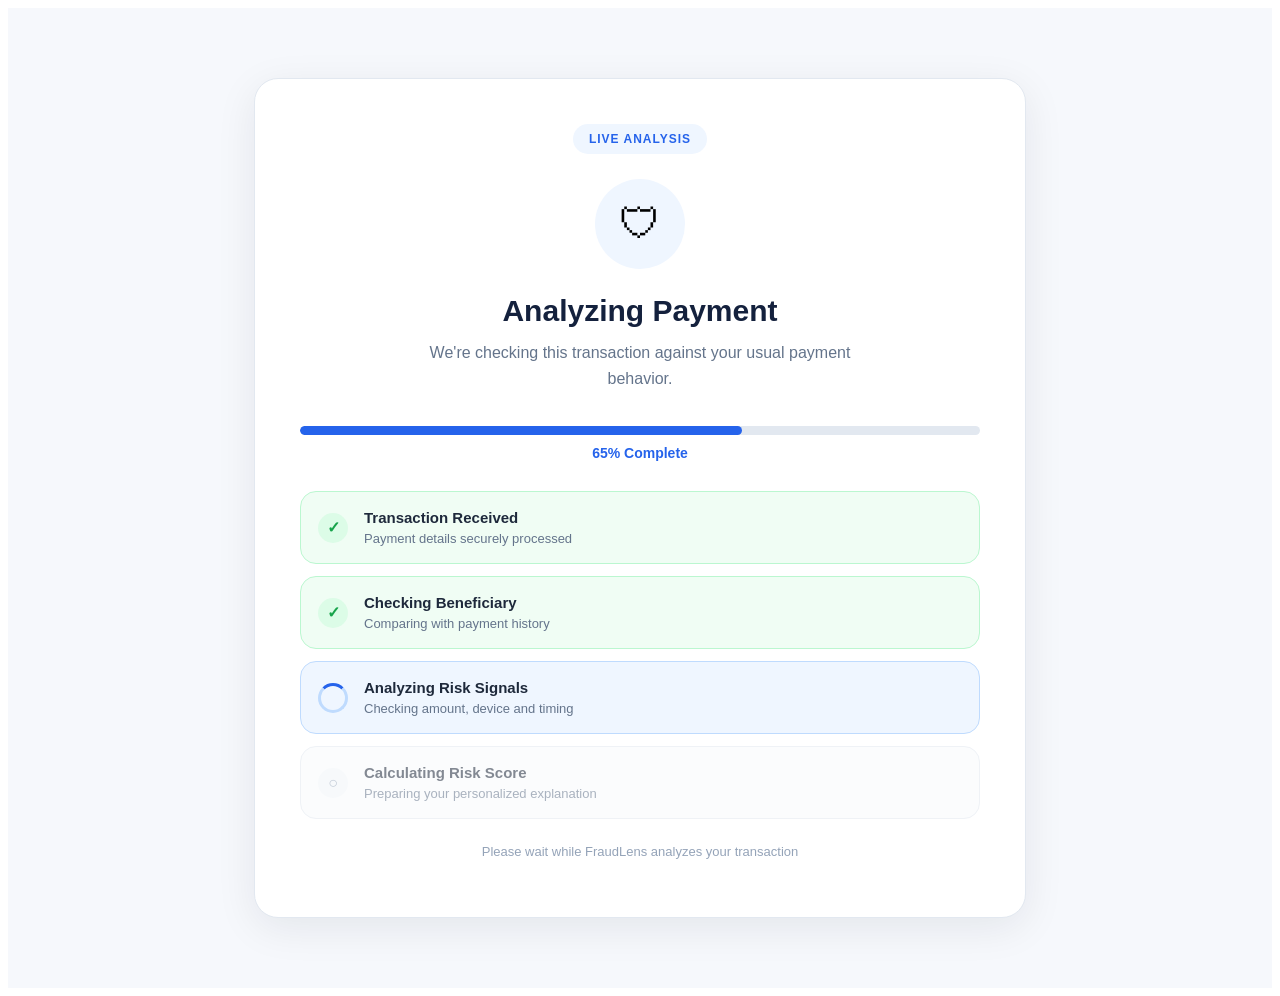
<file: static/buffer.html>
<!DOCTYPE html>
<html lang="en">
<head>
    <meta charset="UTF-8">
    <meta name="viewport" content="width=device-width, initial-scale=1.0">
    <title>Document</title>
    <link rel="stylesheet" href="/static/css/buffer.css">
</head>
<body>
    
</body>
</html>
<div class="analysis-page">

    <div class="analysis-card">

        <div class="status-badge">
            LIVE ANALYSIS
        </div>

        <div class="shield">
            🛡
        </div>

        <h1>Analyzing Payment</h1>

        <p class="subtitle">
            We're checking this transaction against your
            usual payment behavior.
        </p>

        <div class="progress-container">
            <div class="progress-bar"></div>
        </div>

        <p class="percentage">65% Complete</p>

        <div class="analysis-steps">

            <div class="step completed">
                <span class="icon">✓</span>
                <div>
                    <h3>Transaction Received</h3>
                    <p>Payment details securely processed</p>
                </div>
            </div>

            <div class="step completed">
                <span class="icon">✓</span>
                <div>
                    <h3>Checking Beneficiary</h3>
                    <p>Comparing with payment history</p>
                </div>
            </div>

            <div class="step active">
                <span class="loader"></span>
                <div>
                    <h3>Analyzing Risk Signals</h3>
                    <p>Checking amount, device and timing</p>
                </div>
            </div>

            <div class="step">
                <span class="icon pending">○</span>
                <div>
                    <h3>Calculating Risk Score</h3>
                    <p>Preparing your personalized explanation</p>
                </div>
            </div>

        </div>

        <p class="footer-text">
            Please wait while FraudLens analyzes your transaction
        </p>

    </div>

</div>
</file>
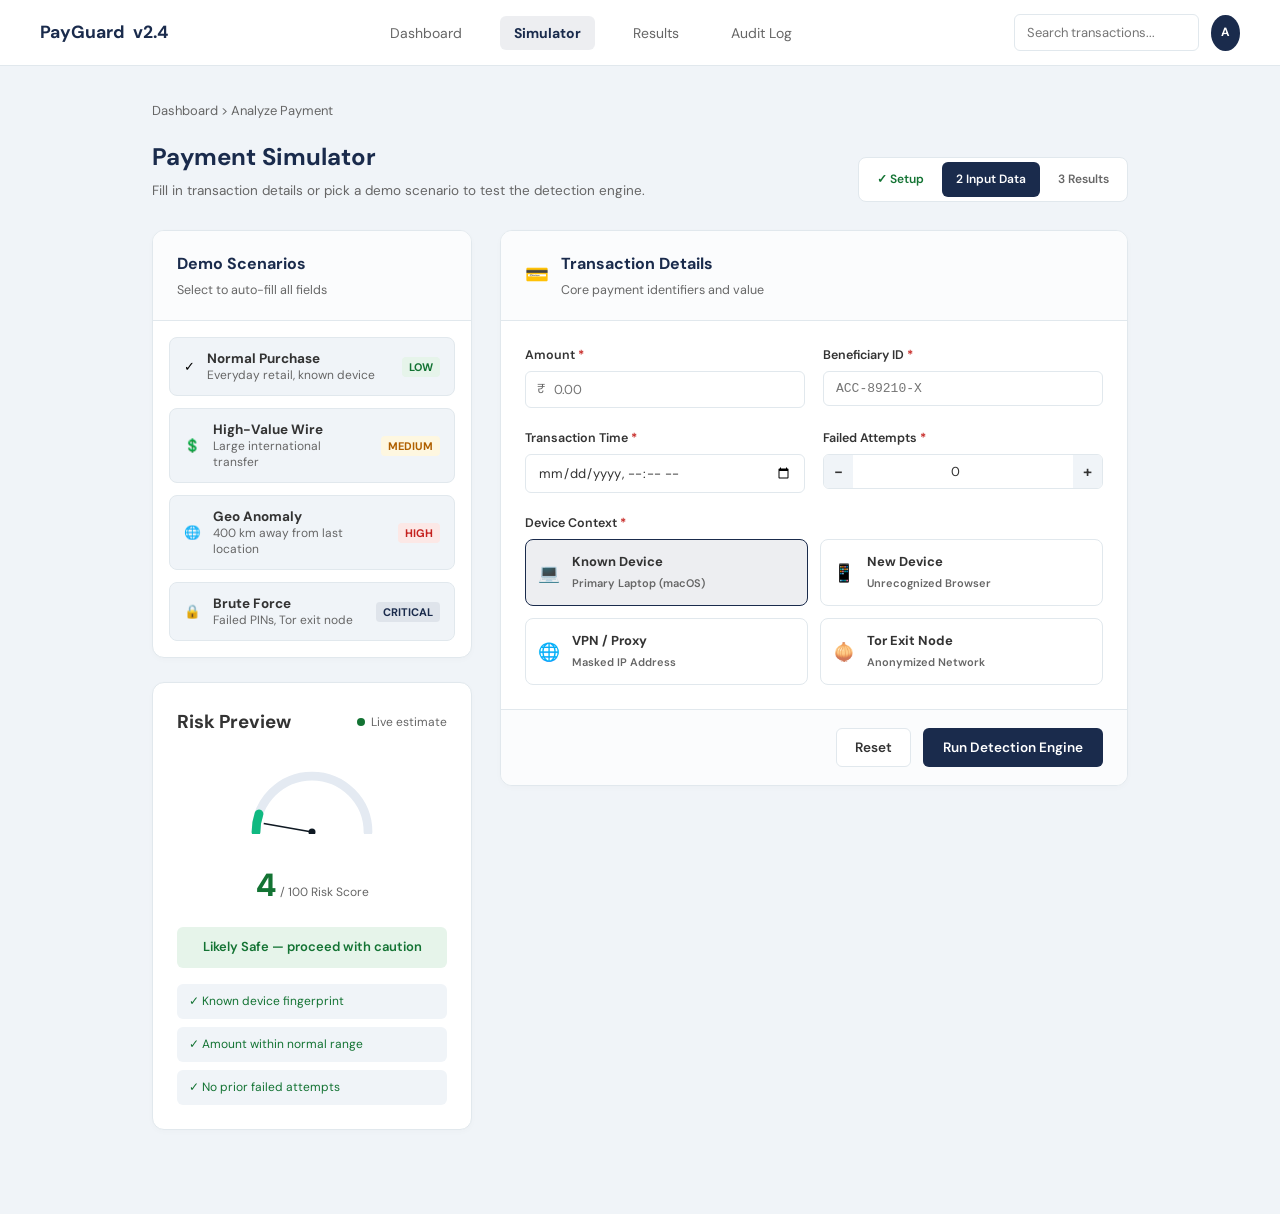
<file: static/index2.html>
<!DOCTYPE html>
<html lang="en">
<head>
  <meta charset="UTF-8" />
  <meta name="viewport" content="width=device-width, initial-scale=1.0" />
  <title>PayGuard — Analyze Payment</title>
  <link rel="preconnect" href="https://fonts.googleapis.com">
  <link rel="preconnect" href="https://fonts.gstatic.com" crossorigin>
  <link href="https://fonts.googleapis.com/css2?family=DM+Sans:wght@400;500;600&family=JetBrains+Mono:wght@500;600&family=Outfit:wght@600;700;800&display=swap" rel="stylesheet">
  <link rel="stylesheet" href="/static/css/style2.css" />
</head>
<body>

  <!-- Navigation -->
 <header class="navbar">
  <div class="logo">
    <strong>PayGuard</strong> <span class="badge">v2.4</span>
  </div>
  <nav class="nav-links">
    <a href="/">Dashboard</a>
    <a href="/screen2" class="simulation">Simulator</a>
    <a href="/screen3">Results</a>
    <a href="/screen4">Audit Log</a>
  </nav>
  <div class="user-profile">
    <input type="text" placeholder="Search transactions..." class="search-input">
    <div class="avatar">A</div>
  </div>
</header>



  <!-- Main Container (Applies 80% width + Centering) -->
  <main class="page">
    
    <div class="breadcrumb">Dashboard &gt; <span>Analyze Payment</span></div>
    
    <header class="page-head">
      <div>
        <h1>Payment Simulator</h1>
        <p>Fill in transaction details or pick a demo scenario to test the detection engine.</p>
      </div>
      <div class="steps">
        <span class="step done">✓ Setup</span>
        <span class="step active">2 Input Data</span>
        <span class="step">3 Results</span>
      </div>
    </header>

    <!-- Content Grid -->
    <div class="layout-grid">
      
      <!-- Left Column: Demo Scenarios & Risk Preview -->
      <aside class="sidebar">
        
        <!-- Demo Scenarios -->
        <section class="card">
          <div class="card-head">
            <h2>Demo Scenarios</h2>
            <p>Select to auto-fill all fields</p>
          </div>
          <div class="scenario-list">
            <button class="scenario-btn low" type="button">
              <span class="sc-icon">✓</span>
              <div class="sc-text">
                <strong>Normal Purchase</strong>
                <small>Everyday retail, known device</small>
              </div>
              <span class="chip low">Low</span>
            </button>

            <button class="scenario-btn medium" type="button">
              <span class="sc-icon">💲</span>
              <div class="sc-text">
                <strong>High-Value Wire</strong>
                <small>Large international transfer</small>
              </div>
              <span class="chip medium">Medium</span>
            </button>

            <button class="scenario-btn high" type="button">
              <span class="sc-icon">🌐</span>
              <div class="sc-text">
                <strong>Geo Anomaly</strong>
                <small>400 km away from last location</small>
              </div>
              <span class="chip high">High</span>
            </button>

            <button class="scenario-btn crit" type="button">
              <span class="sc-icon">🔒</span>
              <div class="sc-text">
                <strong>Brute Force</strong>
                <small>Failed PINs, Tor exit node</small>
              </div>
              <span class="chip crit">Critical</span>
            </button>
          </div>
        </section>

        <!-- Risk Gauge Preview -->
        <section class="card risk-preview">
          <div class="preview-head">
            <h3>Risk Preview</h3>
            <span class="live-tag"><span class="dot"></span> Live estimate</span>
          </div>

          <div class="gauge">
            <svg viewBox="0 0 160 90">
              <path d="M 16 88 A 64 64 0 0 1 144 88" fill="none" stroke="#E4EAF2" stroke-width="10" stroke-linecap="round"/>
              <path d="M 16 88 A 64 64 0 0 1 144 88" fill="none" stroke="#10B981" stroke-width="10" stroke-linecap="round" stroke-dasharray="201" stroke-dashoffset="180"/>
              <line x1="80" y1="88" x2="80" y2="32" stroke="#0F1923" stroke-width="2" transform="rotate(-80,80,88)"/>
              <circle cx="80" cy="88" r="4" fill="#0F1923"/>
            </svg>
          </div>

          <div class="score-display">
            <span class="score-num">4</span>
            <span class="score-total">/ 100 Risk Score</span>
          </div>

          <div class="verdict safe">Likely Safe — proceed with caution</div>

          <ul class="signals">
            <li class="signal ok">✓ Known device fingerprint</li>
            <li class="signal ok">✓ Amount within normal range</li>
            <li class="signal ok">✓ No prior failed attempts</li>
          </ul>
        </section>

      </aside>

      <!-- Right Column: Input Form -->
      <section class="main-content">
        <form class="card" id="payment-form">
          <div class="card-head form-head">
            <span class="form-icon">💳</span>
            <div>
              <h2>Transaction Details</h2>
              <p>Core payment identifiers and value</p>
            </div>
          </div>
          
          <div class="card-body">
            
            <!-- Row 1: Amount & Beneficiary ID -->
            <div class="form-row">
              <div class="field-group">
                <label for="amount">Amount <span class="req">*</span></label>
                <div class="input-wrap">
                  <span class="prefix">₹</span>
                  <input type="number" id="amount" placeholder="0.00" step="0.01" required>
                </div>
              </div>

              <div class="field-group">
                <label for="beneficiary">Beneficiary ID <span class="req">*</span></label>
                <input type="text" id="beneficiary" class="mono" placeholder="ACC-89210-X" required>
              </div>
            </div>

            <!-- Row 2: Time & Failed Attempts -->
            <div class="form-row">
              <div class="field-group">
                <label for="timestamp">Transaction Time <span class="req">*</span></label>
                <input type="datetime-local" id="timestamp" required>
              </div>

              <div class="field-group">
                <label for="failed-attempts">Failed Attempts <span class="req">*</span></label>
                <div class="counter-wrap">
                  <button type="button" class="counter-btn" onclick="adjustCount(-1)">-</button>
                  <input type="number" id="failed-attempts" value="0" min="0" max="10" readonly>
                  <button type="button" class="counter-btn" onclick="adjustCount(1)">+</button>
                </div>
              </div>
            </div>

            <!-- Row 3: Device Context -->
            <div class="field-group full-width">
              <label>Device Context <span class="req">*</span></label>
              <div class="device-grid">
                <label class="device-card">
                  <input type="radio" name="device" value="known" checked>
                  <span class="device-icon">💻</span>
                  <div>
                    <strong>Known Device</strong>
                    <small>Primary Laptop (macOS)</small>
                  </div>
                </label>

                <label class="device-card">
                  <input type="radio" name="device" value="new">
                  <span class="device-icon">📱</span>
                  <div>
                    <strong>New Device</strong>
                    <small>Unrecognized Browser</small>
                  </div>
                </label>

                <label class="device-card">
                  <input type="radio" name="device" value="vpn">
                  <span class="device-icon">🌐</span>
                  <div>
                    <strong>VPN / Proxy</strong>
                    <small>Masked IP Address</small>
                  </div>
                </label>

                <label class="device-card">
                  <input type="radio" name="device" value="tor">
                  <span class="device-icon">🧅</span>
                  <div>
                    <strong>Tor Exit Node</strong>
                    <small>Anonymized Network</small>
                  </div>
                </label>
              </div>
            </div>

          </div>

          <!-- Form Actions Footer -->
          <div class="card-footer">
            <button type="reset" class="btn-secondary">Reset</button>
            <button type="submit" class="btn-primary" id="submit-btn">
              <span>Run Detection Engine</span>
              <span class="spinner" id="btn-spinner"></span>
            </button>
          </div>

        </form>
      </section>

    </div>
  </main>

  <script src="/static/js/screen2.js"></script>

</body>
</html>
</file>
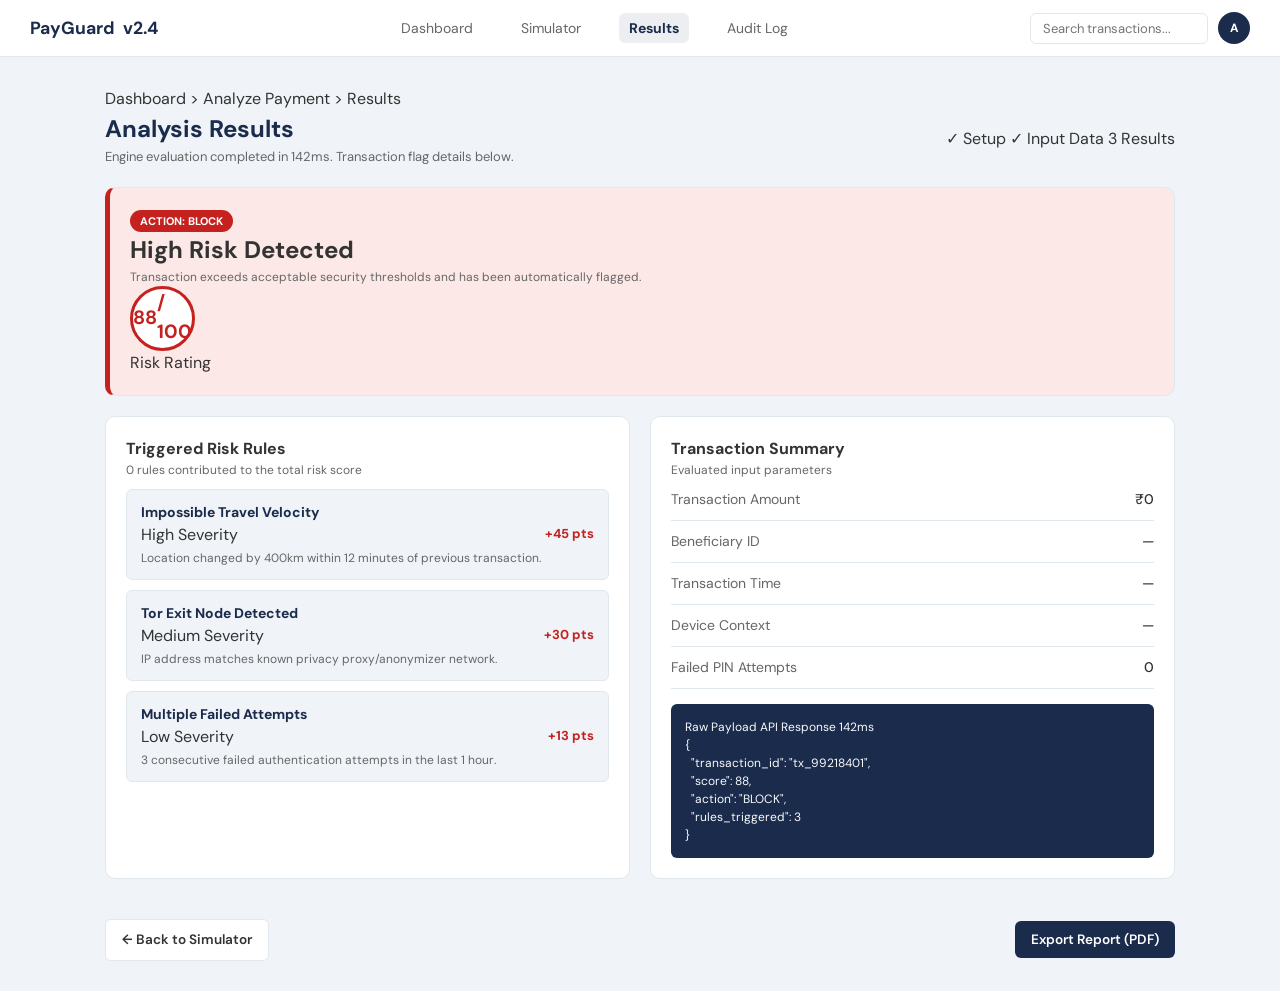
<file: static/index3.html>
<!DOCTYPE html>
<html lang="en">
<head>
  <meta charset="UTF-8" />
  <meta name="viewport" content="width=device-width, initial-scale=1.0" />
  <title>PayGuard — Risk Analysis Results</title>
  <link rel="preconnect" href="https://fonts.googleapis.com">
  <link rel="preconnect" href="https://fonts.gstatic.com" crossorigin>
  <link href="https://fonts.googleapis.com/css2?family=DM+Sans:wght@400;500;600&family=JetBrains+Mono:wght@500;600&family=Outfit:wght@600;700;800&display=swap" rel="stylesheet">
  <link rel="stylesheet" href="/static/css/style3.css">
</head>
<body>

  <!-- Navigation -->
 <header class="navbar">
  <div class="logo">
    <strong>PayGuard</strong> <span class="badge">v2.4</span>
  </div>
  <nav class="nav-links">
    <a href="/">Dashboard</a>
    <a href="/screen2">Simulator</a>
    <a href="/screen3" class="active">Results</a>
    <a href="/screen4">Audit Log</a>
</nav>
  <div class="user-profile">
    <input type="text" placeholder="Search transactions..." class="search-input">
    <div class="avatar">A</div>
  </div>
</header>

  <main class="page">
    <!-- Breadcrumb & Header -->
    <div class="breadcrumb">Dashboard &gt; Analyze Payment &gt; <span>Results</span></div>
    
    <header class="page-head">
      <div>
        <h1>Analysis Results</h1>
        <p>Engine evaluation completed in 142ms. Transaction flag details below.</p>
      </div>
      <div class="steps">
        <span class="step done">✓ Setup</span>
        <span class="step done">✓ Input Data</span>
        <span class="step active">3 Results</span>
      </div>
    </header>

    <!-- Main Results Container -->
    <div class="results-container">
      
      <!-- Top Verdict Banner -->
      <section class="card verdict-card high-risk">
        <div class="verdict-main">
          <div class="verdict-info">
            <span class="action-badge block">ACTION: BLOCK</span>
            <h2>High Risk Detected</h2>
            <p>Transaction exceeds acceptable security thresholds and has been automatically flagged.</p>
          </div>
          <div class="score-container">
            <div class="score-circle">
              <span class="score-num">88</span>
              <span class="score-max">/ 100</span>
            </div>
            <span class="score-label">Risk Rating</span>
          </div>
        </div>
      </section>

      <!-- Two-Column Breakdown -->
      <div class="results-grid">
        
        <!-- Left Column: Triggered Rules -->
        <section class="card">
          <div class="card-head">
            <h3>Triggered Risk Rules</h3>
            <p class="rule-count">0 rules contributed to the total risk score</p>
          </div>
          <div class="card-body">
            <ul class="rule-list">
              
              <li class="rule-item high">
                <div class="rule-details">
                  <div class="rule-title-row">
                    <strong>Impossible Travel Velocity</strong>
                    <span class="severity-tag high">High Severity</span>
                  </div>
                  <p>Location changed by 400km within 12 minutes of previous transaction.</p>
                </div>
                <div class="rule-score">+45 pts</div>
              </li>

              <li class="rule-item medium">
                <div class="rule-details">
                  <div class="rule-title-row">
                    <strong>Tor Exit Node Detected</strong>
                    <span class="severity-tag medium">Medium Severity</span>
                  </div>
                  <p>IP address matches known privacy proxy/anonymizer network.</p>
                </div>
                <div class="rule-score">+30 pts</div>
              </li>

              <li class="rule-item low">
                <div class="rule-details">
                  <div class="rule-title-row">
                    <strong>Multiple Failed Attempts</strong>
                    <span class="severity-tag low">Low Severity</span>
                  </div>
                  <p>3 consecutive failed authentication attempts in the last 1 hour.</p>
                </div>
                <div class="rule-score">+13 pts</div>
              </li>

            </ul>
          </div>
        </section>

        <!-- Right Column: Submitted Transaction Data -->
        <section class="card">
          <div class="card-head">
            <h3>Transaction Summary</h3>
            <p>Evaluated input parameters</p>
          </div>
          <div class="card-body">
            <dl class="summary-list">
              <div class="summary-row">
                <dt>Transaction Amount</dt>
                <dd class="mono transaction-amount">₹0</dd>
              </div>
              <div class="summary-row">
                <dt>Beneficiary ID</dt>
                <dd class="mono transaction-beneficiary">—</dd>
              </div>
              <div class="summary-row">
                <dt>Transaction Time</dt>
                <dd class="transaction-time">—</dd>
              </div>
              <div class="summary-row">
                <dt>Device Context</dt>
                <dd class="transaction-device">—</dd>
              </div>
              <div class="summary-row">
                <dt>Failed PIN Attempts</dt>
                <dd class="mono transaction-failed">0</dd>
              </div>
            </dl>

            <div class="raw-data-box">
              <div class="raw-data-head">
                <span>Raw Payload API Response</span>
                <span class="latency">142ms</span>
              </div>
              <pre><code>{
  "transaction_id": "tx_99218401",
  "score": 88,
  "action": "BLOCK",
  "rules_triggered": 3
}</code></pre>
            </div>
          </div>
        </section>

      </div>

      <!-- Action Footer -->
      <footer class="results-footer">
        <a href="/screen2" class="btn-secondary">← Back to Simulator</a>
        <button type="button" class="btn-primary">Export Report (PDF)</button>
      </footer>

    </div>
  </main>
  <script src="/static/js/screen3.js"></script>


</body>
</html>
</file>
<file: static/css/buffer.css>
.analysis-page {
    min-height: 100vh;
    background: #f6f8fc;
    display: flex;
    align-items: center;
    justify-content: center;
    padding: 40px 20px;
    font-family: Arial, sans-serif;
}

.analysis-card {
    width: 100%;
    max-width: 680px;
    background: #ffffff;
    border: 1px solid #e2e8f0;
    border-radius: 24px;
    padding: 45px;
    text-align: center;
    box-shadow: 0 10px 40px rgba(15, 23, 42, 0.08);
}

.status-badge {
    display: inline-block;
    padding: 8px 16px;
    border-radius: 30px;
    background: #eff6ff;
    color: #2563eb;
    font-size: 12px;
    font-weight: 700;
    letter-spacing: 1px;
}

.shield {
    width: 90px;
    height: 90px;
    margin: 25px auto;
    border-radius: 50%;
    background: #eff6ff;
    display: flex;
    align-items: center;
    justify-content: center;
    font-size: 42px;
    animation: pulse 2s infinite;
}

.analysis-card h1 {
    color: #14213d;
    margin-bottom: 12px;
    font-size: 30px;
}

.subtitle {
    color: #64748b;
    line-height: 1.6;
    max-width: 450px;
    margin: auto;
}

.progress-container {
    width: 100%;
    height: 9px;
    background: #e2e8f0;
    border-radius: 20px;
    margin-top: 35px;
    overflow: hidden;
}

.progress-bar {
    width: 65%;
    height: 100%;
    background: #2563eb;
    border-radius: 20px;
    animation: progress 2s infinite alternate;
}

.percentage {
    color: #2563eb;
    font-size: 14px;
    font-weight: 600;
    margin: 10px 0 30px;
}

.analysis-steps {
    text-align: left;
}

.step {
    display: flex;
    align-items: center;
    gap: 16px;
    padding: 17px;
    margin-bottom: 12px;
    border-radius: 16px;
    background: #f8fafc;
    border: 1px solid #e2e8f0;
    opacity: 0.55;
    transition: 0.3s;
}

.step.completed,
.step.active {
    opacity: 1;
}

.step.completed {
    background: #f0fdf4;
    border-color: #bbf7d0;
}

.step.active {
    background: #eff6ff;
    border-color: #bfdbfe;
}

.icon {
    width: 30px;
    height: 30px;
    border-radius: 50%;
    background: #dcfce7;
    color: #16a34a;
    display: flex;
    align-items: center;
    justify-content: center;
    font-weight: bold;
}

.pending {
    background: #f1f5f9;
    color: #94a3b8;
}

.step h3 {
    color: #1e293b;
    margin: 0 0 5px;
    font-size: 15px;
}

.step p {
    color: #64748b;
    margin: 0;
    font-size: 13px;
}

.loader {
    width: 24px;
    height: 24px;
    border: 3px solid #bfdbfe;
    border-top: 3px solid #2563eb;
    border-radius: 50%;
    animation: spin 0.8s linear infinite;
}

.footer-text {
    margin-top: 25px;
    color: #94a3b8;
    font-size: 13px;
}

@keyframes spin {
    to {
        transform: rotate(360deg);
    }
}

@keyframes pulse {
    0% {
        box-shadow: 0 0 0 0 rgba(37, 99, 235, 0.25);
    }

    70% {
        box-shadow: 0 0 0 18px rgba(37, 99, 235, 0);
    }

    100% {
        box-shadow: 0 0 0 0 rgba(37, 99, 235, 0);
    }
}

@keyframes progress {
    from {
        width: 45%;
    }

    to {
        width: 85%;
    }
}
</file>
<file: static/css/style2.css>
/* Base Resets & Theme Variables */
* {
  margin: 0;
  padding: 0;
  box-sizing: border-box;
  font-family: 'DM Sans', Arial, sans-serif;
}

:root {
  --primary: #1a2b4c;
  --primary-hover: #132038;
  --primary-light: rgba(26, 43, 76, 0.08);
  --bg: #f0f4f8;
  --card-bg: #ffffff;
  --text-main: #333333;
  --text-muted: #666666;
  --border: #e1e8ed;
  --c-green: #137333;
  --bg-green: #e6f4ea;
  --c-red: #c5221f;
  --bg-red: #fce8e6;
  --c-yellow: #b06000;
  --bg-yellow: #fef7e0;
  --c-blue: #1a73e8;
  --bg-blue: #e8f0fe;
}

body {
  background-color: var(--bg);
  color: var(--text-main);
  line-height: 1.6;
  width: 100%;
  margin: 0 ;
  overflow-x: hidden;
}

/* Navbar Component */
.navbar {
  display: flex;
  justify-content: space-between;
  align-items: center;
  background-color: var(--card-bg);
  padding: 14px 40px;
  border-bottom: 1px solid var(--border);
  position: sticky;
  top: 0;
  z-index: 100;
  width: 100%;
}

.logo {
  font-weight: bold;
  font-size: 1.1rem;
  color: var(--primary);
  text-decoration: none;
  display: flex;
  align-items: center;
  gap: 8px;
}

.nav-links a {
  margin: 0 10px;
  text-decoration: none;
  color: var(--text-muted);
  font-size: 14px;
  padding: 8px 14px;
  border-radius: 6px;
  transition: all 0.2s ease;
  font-weight: normal;
  background-color: transparent;
}

/* Fix: Highlight Simulation only, not Dashboard */
.nav-links a:hover,
.nav-links a.simulation {
  color: var(--primary);
  background-color: var(--primary-light);
  font-weight: bold;
}

.user-profile {
  display: flex;
  align-items: center;
  gap: 12px;
}

.search-input {
  padding: 8px 14px;
  border: 1px solid var(--border);
  border-radius: 6px;
  outline: none;
  font-size: 13px;
}

.avatar {
  display: inline-flex;
  align-items: center;
  justify-content: center;
  background: var(--primary);
  color: #ffffff;
  width: 36px;
  height: 36px;
  border-radius: 50%;
  font-size: 12px;
  font-weight: bold;
}

.page {
  max-width: none !important; /* Overrides the 1100px constraint */
  width: 80% !important;
  margin: 35px auto 60px auto !important; /* Retains top/bottom spacing and centers horizontally */
  padding: 0 24px !important;
}




.breadcrumb {
  font-size: 13px;
  color: var(--text-muted);
  margin-bottom: 16px;
}

/* Page Header */
.page-head {
  display: flex;
  justify-content: space-between;
  align-items: flex-end;
  margin-bottom: 28px;
}

.page-head h1 {
  font-size: 1.5rem;
  color: var(--primary);
  margin-bottom: 4px;
}

.page-head p {
  color: var(--text-muted);
  font-size: 13.5px;
}

/* Steps Indicator */
.steps {
  display: flex;
  background: var(--card-bg);
  border: 1px solid var(--border);
  border-radius: 8px;
  overflow: hidden;
  padding: 4px;
  gap: 4px;
}

.step {
  padding: 8px 14px;
  font-size: 12px;
  font-weight: 600;
  color: var(--text-muted);
  border-radius: 6px;
}

.step.done { color: var(--c-green); }
.step.active { background: var(--primary); color: #fff; }

/* Grid Layout */
.layout-grid {
  display: grid;
  grid-template-columns: 320px 1fr;
  gap: 28px;
  align-items: start;
  width: 100%;
}

/* Cards & Content Containers */
.card {
  background: var(--card-bg);
  border: 1px solid var(--border);
  border-radius: 12px;
  margin-bottom: 24px;
  box-shadow: 0 2px 6px rgba(0, 0, 0, 0.02);
  overflow: hidden;
  width: 100%;
}

.card-head {
  padding: 20px 24px;
  border-bottom: 1px solid var(--border);
  background: #fbfcfd;
}

.card-head h2, .card-head h3 {
  font-size: 1rem;
  color: var(--primary);
  margin-bottom: 4px;
}

.card-head p {
  font-size: 12.5px;
  color: var(--text-muted);
}

.card-body {
  padding: 24px;
  display: flex;
  flex-direction: column;
  gap: 20px;
}

/* Left Panel Elements */
.scenario-list {
  padding: 16px;
  display: flex;
  flex-direction: column;
  gap: 12px;
}

.scenario-btn {
  display: flex;
  align-items: center;
  gap: 12px;
  padding: 12px 14px;
  border-radius: 8px;
  border: 1px solid var(--border);
  background: var(--bg);
  cursor: pointer;
  text-align: left;
  transition: all 0.2s ease;
}

.scenario-btn:hover {
  background: var(--primary-light);
  border-color: var(--primary);
}

.sc-text strong { display: block; font-size: 13.5px; color: var(--text-main); }
.sc-text small { display: block; font-size: 12px; color: var(--text-muted); }

.chip {
  margin-left: auto;
  font-size: 11px;
  font-weight: bold;
  padding: 3px 7px;
  border-radius: 4px;
  text-transform: uppercase;
}

.chip.low { background: var(--bg-green); color: var(--c-green); }
.chip.medium { background: var(--bg-yellow); color: var(--c-yellow); }
.chip.high { background: var(--bg-red); color: var(--c-red); }
.chip.crit { background: var(--primary-light); color: var(--primary); }

.risk-preview { padding: 24px; }
.preview-head { display: flex; justify-content: space-between; align-items: center; }

.live-tag {
  font-size: 12px;
  color: var(--text-muted);
  display: flex;
  align-items: center;
  gap: 6px;
}

.dot {
  width: 8px;
  height: 8px;
  background: var(--c-green);
  border-radius: 50%;
}

.gauge { text-align: center; margin: 18px 0; }
.gauge svg { width: 140px; }

.score-display { text-align: center; margin-bottom: 16px; }
.score-num { font-size: 2rem; font-weight: 800; color: var(--c-green); }
.score-total { font-size: 12px; color: var(--text-muted); }

.verdict {
  font-size: 13px;
  font-weight: 600;
  text-align: center;
  padding: 10px;
  border-radius: 6px;
}

.verdict.safe { background: var(--bg-green); color: var(--c-green); }

.signals { list-style: none; margin-top: 16px; display: flex; flex-direction: column; gap: 8px; }
.signal { font-size: 12px; padding: 8px 12px; background: var(--bg); border-radius: 6px; color: var(--text-muted); }
.signal.ok { color: var(--c-green); }

/* Inputs & Form Elements */
.form-head { display: flex; gap: 12px; align-items: center; }
.form-icon { font-size: 1.2rem; }

.form-row {
  display: grid;
  grid-template-columns: 1fr 1fr;
  gap: 18px;
}

.field-group { display: flex; flex-direction: column; gap: 6px; }
.field-group label {
  font-size: 12.5px;
  font-weight: 600;
  color: var(--text-main);
}

.req { color: var(--c-red); }

.input-wrap { position: relative; display: flex; align-items: center; }
.prefix {
  position: absolute;
  left: 12px;
  color: var(--text-muted);
  font-size: 13px;
}

input[type="text"], input[type="number"], input[type="datetime-local"] {
  width: 100%;
  padding: 9px 12px;
  border: 1px solid var(--border);
  border-radius: 6px;
  background: #ffffff;
  outline: none;
  font-size: 13px;
  color: var(--text-main);
}

.input-wrap input { padding-left: 28px; }
input.mono { font-family: monospace; }
input:focus { border-color: var(--primary); }

.counter-wrap {
  display: flex;
  border: 1px solid var(--border);
  border-radius: 6px;
  overflow: hidden;
  background: #ffffff;
}

.counter-btn {
  width: 38px;
  border: none;
  background: var(--bg);
  cursor: pointer;
  font-size: 1rem;
  font-weight: 600;
  color: var(--text-main);
}

.counter-wrap input {
  border: none;
  text-align: center;
  background: transparent;
  padding: 8px;
}

.device-grid {
  display: grid;
  grid-template-columns: 1fr 1fr;
  gap: 12px;
}

.device-card {
  display: flex;
  align-items: center;
  gap: 12px;
  padding: 12px;
  border: 1px solid var(--border);
  border-radius: 8px;
  background: #ffffff;
  cursor: pointer;
}

.device-card input[type="radio"] { display: none; }
.device-card.active, .device-card:has(input:checked) {
  border-color: var(--primary);
  background: var(--primary-light);
}

.device-icon { font-size: 1.1rem; }
.device-card strong { display: block; font-size: 13px; }
.device-card small { font-size: 11px; color: var(--text-muted); }

/* Footer Actions */
.card-footer {
  padding: 18px 24px;
  border-top: 1px solid var(--border);
  display: flex;
  justify-content: flex-end;
  gap: 12px;
  background: #fbfcfd;
}

.btn-secondary {
  padding: 10px 18px;
  border: 1px solid var(--border);
  border-radius: 6px;
  background: #ffffff;
  cursor: pointer;
  font-size: 0.85rem;
  font-weight: 600;
  color: var(--text-main);
}

.btn-primary {
  padding: 10px 20px;
  border: none;
  border-radius: 6px;
  background: var(--primary);
  color: #fff;
  font-weight: 600;
  font-size: 0.85rem;
  cursor: pointer;
  display: flex;
  align-items: center;
  gap: 8px;
}

.btn-primary:hover {
  background: var(--primary-hover);
}

.spinner {
  display: none;
  width: 14px;
  height: 14px;
  border: 2px solid rgba(255, 255, 255, 0.3);
  border-top-color: #fff;
  border-radius: 50%;
  animation: spin 0.8s linear infinite;
}

.btn-primary.loading .spinner { display: inline-block; }
.btn-primary.loading { opacity: 0.8; pointer-events: none; }

@keyframes spin {
  to { transform: rotate(360deg); }
}

/* Mobile Responsiveness */
@media (max-width: 768px) {
  .page { padding: 0 16px !important; margin-top: 20px !important; }
  .navbar { padding: 12px 20px; }
  .layout-grid, .form-row, .device-grid { grid-template-columns: 1fr; }
  .nav-links { display: none; }
}
</file>
<file: static/css/style3.css>
/* Base Resets & Theme Variables */
* {
  margin: 0;
  padding: 0;
  box-sizing: border-box;
  font-family: 'DM Sans', Arial, sans-serif;
}

:root {
  --primary: #1a2b4c;
  --primary-hover: #132038;
  --primary-light: rgba(26, 43, 76, 0.08);
  --bg: #f0f4f8;
  --card-bg: #ffffff;
  --text-main: #333333;
  --text-muted: #666666;
  --border: #e1e8ed;
  --c-green: #137333;
  --bg-green: #e6f4ea;
  --c-red: #c5221f;
  --bg-red: #fce8e6;
  --c-yellow: #b06000;
  --bg-yellow: #fef7e0;
  --c-blue: #1a73e8;
  --bg-blue: #e8f0fe;
}

body {
  background-color: var(--bg);
  color: var(--text-main);
  line-height: 1.5;
}

.page {
  max-width: 1100px;
  margin: 30px auto;
  padding: 0 15px;
}

/* Navbar Component */
.navbar {
  display: flex;
  justify-content: space-between;
  align-items: center;
  background-color: var(--card-bg);
  padding: 12px 30px;
  border-bottom: 1px solid var(--border);
  position: sticky;
  top: 0;
  z-index: 100;
}

.logo {
  font-weight: bold;
  font-size: 1.1rem;
  color: var(--primary);
  text-decoration: none;
  display: flex;
  align-items: center;
  gap: 8px;
}

.nav-links a {
  margin: 0 12px;
  text-decoration: none;
  color: var(--text-muted);
  font-size: 14px;
  padding: 6px 10px;
  border-radius: 6px;
  transition: all 0.2s ease;
}

.nav-links a.active, .nav-links a:hover {
  color: var(--primary);
  background-color: var(--primary-light);
  font-weight: bold;
}

.user-profile {
  display: flex;
  align-items: center;
}

.search-input {
  padding: 6px 12px;
  border: 1px solid var(--border);
  border-radius: 6px;
  outline: none;
  font-size: 13px;
}

.avatar {
  display: inline-flex;
  align-items: center;
  justify-content: center;
  background: var(--primary);
  color: #ffffff;
  width: 32px;
  height: 32px;
  border-radius: 50%;
  font-size: 12px;
  font-weight: bold;
  margin-left: 10px;
}

/* Page Header & Cards */
.page-head {
  display: flex;
  justify-content: space-between;
  align-items: center;
  margin-bottom: 20px;
}

.page-head h1 {
  font-size: 1.5rem;
  color: var(--primary);
}

.page-head p {
  color: var(--text-muted);
  font-size: 13px;
}

.card {
  background: var(--card-bg);
  padding: 20px;
  border-radius: 10px;
  border: 1px solid var(--border);
  margin-bottom: 20px;
}

.card h3 {
  font-size: 1rem;
}

.card p {
  font-size: 12px;
  color: var(--text-muted);
}

/* Verdict Banner */
.verdict-card {
  border-left: 5px solid var(--c-red);
  background-color: var(--bg-red);
  display: flex;
  justify-content: space-between;
  align-items: center;
}

.action-badge {
  background: var(--c-red);
  color: #ffffff;
  padding: 4px 10px;
  border-radius: 12px;
  font-size: 11px;
  font-weight: 700;
  text-transform: uppercase;
}

.score-circle {
  background: #ffffff;
  border: 3px solid var(--c-red);
  border-radius: 50%;
  width: 65px;
  height: 65px;
  display: flex;
  align-items: center;
  justify-content: center;
  font-weight: bold;
  font-size: 1.2rem;
  color: var(--c-red);
}

/* Two-Column Results Grid */
.results-grid {
  display: flex;
  gap: 20px;
  margin-bottom: 20px;
}

.results-grid > section {
  flex: 1;
}

/* Triggered Rules List */
.rule-list {
  list-style: none;
}

.rule-item {
  background: var(--bg);
  border: 1px solid var(--border);
  padding: 12px 14px;
  border-radius: 6px;
  margin-top: 10px;
  display: flex;
  justify-content: space-between;
  align-items: center;
}

.rule-item strong {
  display: block;
  font-size: 14px;
  color: var(--primary);
}

.rule-item p {
  font-size: 12px;
  color: var(--text-muted);
  margin-top: 2px;
}

.rule-score {
  font-weight: bold;
  color: var(--c-red);
  font-size: 13px;
}

/* Transaction Summary */
.summary-row {
  display: flex;
  justify-content: space-between;
  font-size: 14px;
  padding: 10px 0;
  border-bottom: 1px solid var(--border);
}

.summary-row dt {
  color: var(--text-muted);
}

.summary-row dd {
  font-weight: 500;
  color: var(--text-main);
}

/* Raw Data Box */
.raw-data-box {
  background: var(--primary);
  color: #f8fafc;
  padding: 14px;
  border-radius: 6px;
  margin-top: 15px;
  font-size: 12px;
  font-family: monospace;
  overflow-x: auto;
}

/* Buttons & Footer */
.results-footer {
  display: flex;
  justify-content: space-between;
  align-items: center;
  margin-top: 10px;
}

.btn-primary {
  background: var(--primary);
  color: #ffffff;
  border: none;
  padding: 10px 16px;
  border-radius: 6px;
  cursor: pointer;
  font-size: 0.85rem;
  font-weight: 600;
  transition: background 0.2s ease;
}

.btn-primary:hover {
  background: var(--primary-hover);
}

.btn-secondary {
  background: #ffffff;
  border: 1px solid var(--border);
  padding: 10px 16px;
  border-radius: 6px;
  color: var(--text-main);
  text-decoration: none;
  font-size: 0.85rem;
  font-weight: 600;
  transition: all 0.2s ease;
}

.btn-secondary:hover {
  background: var(--bg);
}

/* Responsive Mobile Layout */
@media (max-width: 768px) {
  .results-grid {
    flex-direction: column;
  }
}
</file>
